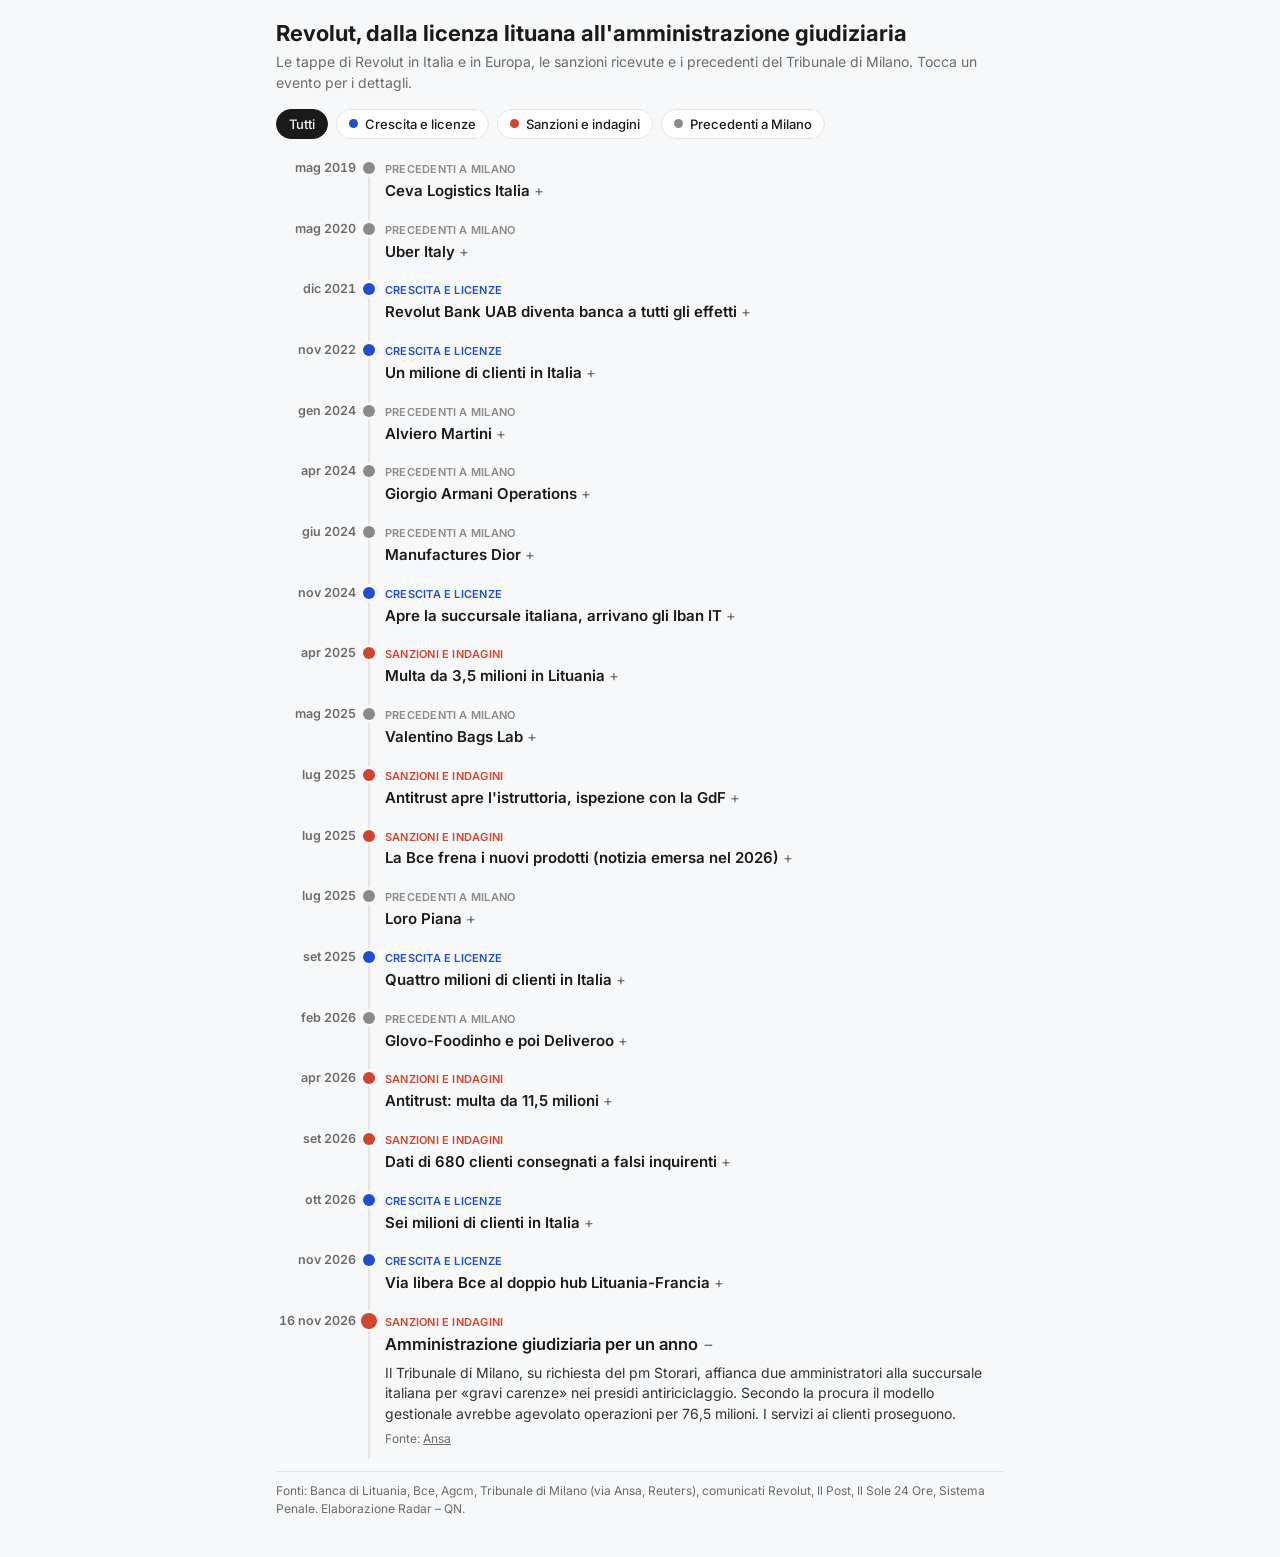
<file: timeline/index.html>
<!DOCTYPE html>
<html lang="it">
<head>
<meta charset="utf-8">
<meta name="viewport" content="width=device-width, initial-scale=1">
<script>/* tema prima del primo disegno, per evitare lampi di colore */(function(){var q=new URLSearchParams(location.search).get('theme');document.documentElement.setAttribute('data-theme',(q==='light'||q==='dark')?q:(matchMedia('(prefers-color-scheme: dark)').matches?'dark':'light'))})();</script>
<title>Revolut, dalla licenza lituana all'amministrazione giudiziaria</title>
<link rel="preconnect" href="https://fonts.googleapis.com">
<link href="https://fonts.googleapis.com/css2?family=Inter:wght@400;500;600;700&display=swap" rel="stylesheet">
<style>
  :root{
    --ink:#1a1a1a; --muted:#6b6b6b; --line:#e3e3e3; --bg:#f7f8f9;
    --rev:#1f4fd1;       /* Revolut: crescita e licenze */
    --sanz:#d1452f;      /* sanzioni e indagini */
    --mil:#8a8a8a;       /* precedenti tribunale di Milano */
    --chip-bg:#ffffff; --body:#333333;
    color-scheme:light;
  }
  :root[data-theme="dark"]{
    --ink:#f2f2f2; --muted:#a8abae; --line:#2c2e30; --bg:#121212;
    --rev:#4a82f2; --sanz:#f04850; --mil:#7c8084;
    --chip-bg:#1e1f21; --body:#d6d8da;
    color-scheme:dark;
  }
  *{box-sizing:border-box}
  body{margin:0;background:var(--bg);color:var(--ink);font-family:Inter,system-ui,-apple-system,"Segoe UI",sans-serif;font-size:15px;line-height:1.45}
  .wrap{max-width:760px;margin:0 auto;padding:20px 16px 28px}
  h1{font-size:22px;line-height:1.2;margin:0 0 6px;font-weight:700}
  .sub{color:var(--muted);margin:0 0 16px;font-size:14px}
  .filters{display:flex;flex-wrap:wrap;gap:8px;margin-bottom:18px}
  .chip{border:1px solid var(--line);background:var(--chip-bg);border-radius:999px;padding:6px 12px;font:500 13px Inter,sans-serif;cursor:pointer;display:flex;align-items:center;gap:7px;color:var(--ink)}
  .chip .dot{width:9px;height:9px;border-radius:50%}
  .chip[aria-pressed="true"]{background:var(--ink);color:var(--bg);border-color:var(--ink)}
  .tl{position:relative;margin:0;padding:0;list-style:none}
  .tl:before{content:"";position:absolute;left:92px;top:4px;bottom:4px;width:2px;background:var(--line)}
  .ev{position:relative;display:grid;grid-template-columns:80px 1fr;gap:26px;padding:0 0 16px}
  .ev[hidden]{display:none}
  .date{text-align:right;font-size:12.5px;color:var(--muted);font-weight:600;padding-top:2px;font-variant-numeric:tabular-nums}
  .ev:before{content:"";position:absolute;left:87px;top:5px;width:12px;height:12px;border-radius:50%;background:var(--c);box-shadow:0 0 0 3px var(--bg)}
  .ev.key:before{width:16px;height:16px;left:85px;top:3px}
  .card{border-left:3px solid transparent}
  .card button{all:unset;cursor:pointer;display:block;width:100%}
  .card .t{font-weight:600;font-size:15px}
  .card .tag{display:inline-block;font-size:11px;font-weight:600;letter-spacing:.02em;text-transform:uppercase;color:var(--c);margin-bottom:2px}
  .card .t:after{content:" +";color:var(--muted);font-weight:400}
  .card.open .t:after{content:" −"}
  .card .body{display:none;font-size:14px;color:var(--body);margin-top:6px}
  .card.open .body{display:block}
  .card .src{font-size:12px;color:var(--muted);margin-top:6px}
  .card .src a{color:var(--muted)}
  .ev.key .t{font-size:16.5px}
  .foot{border-top:1px solid var(--line);margin-top:8px;padding-top:10px;font-size:12px;color:var(--muted)}
  @media (max-width:520px){
    .tl:before{left:70px}
    .ev{grid-template-columns:58px 1fr;gap:24px}
    .ev:before{left:65px}.ev.key:before{left:63px}
    .date{font-size:11.5px}
  }
</style>
</head>
<body>
<div class="wrap">
  <h1>Revolut, dalla licenza lituana all'amministrazione giudiziaria</h1>
  <p class="sub">Le tappe di Revolut in Italia e in Europa, le sanzioni ricevute e i precedenti del Tribunale di Milano. Tocca un evento per i dettagli.</p>

  <div class="filters" role="group" aria-label="Filtra gli eventi">
    <button class="chip" data-f="all" aria-pressed="true">Tutti</button>
    <button class="chip" data-f="rev" aria-pressed="false"><span class="dot" style="background:var(--rev)"></span>Crescita e licenze</button>
    <button class="chip" data-f="sanz" aria-pressed="false"><span class="dot" style="background:var(--sanz)"></span>Sanzioni e indagini</button>
    <button class="chip" data-f="mil" aria-pressed="false"><span class="dot" style="background:var(--mil)"></span>Precedenti a Milano</button>
  </div>

  <ol class="tl" id="tl"></ol>

  <p class="foot">Fonti: Banca di Lituania, Bce, Agcm, Tribunale di Milano (via Ansa, Reuters), comunicati Revolut, Il Post, Il Sole 24 Ore, Sistema Penale. Elaborazione Radar – QN.</p>
</div>

<script>
const EVENTS = [
  {d:"2019-05-06", l:"mag 2019", c:"mil", t:"Ceva Logistics Italia",
   b:"Prima amministrazione giudiziaria del Tribunale di Milano (sezione misure di prevenzione) per caporalato nella filiera della logistica. Revocata a febbraio 2020, con tre mesi di anticipo.",
   s:"Ceva Logistics, comunicato del 3 marzo 2020", u:"https://www.cevalogistics.com/en/news-and-media/newsroom/press-release/ceva-logistics-italia-esce-dalla-procedura-di-amministrazione-giudiziaria-con-tre-mesi-di-anticipo"},
  {d:"2020-05-28", l:"mag 2020", c:"mil", t:"Uber Italy",
   b:"Il tribunale applica l'articolo 34 del Codice antimafia al «caporalato digitale» dei rider di Uber Eats.",
   s:"Sistema Penale", u:"https://www.sistemapenale.it/it/scheda/uber-sfruttamento-rider-amministrazione-giudiziaria-caporalato-digitale"},
  {d:"2021-12-16", l:"dic 2021", c:"rev", t:"Revolut Bank UAB diventa banca a tutti gli effetti",
   b:"Su proposta della Banca di Lituania, la Bce trasforma la licenza bancaria specializzata in licenza bancaria piena. Vilnius diventa l'hub europeo del gruppo dopo la Brexit.",
   s:"Banca di Lituania", u:"https://www.lb.lt/en/news/banking-licence-granted-to-revolut-bank-uab"},
  {d:"2022-11-23", l:"nov 2022", c:"rev", t:"Un milione di clienti in Italia",
   b:"Cinque anni dopo il lancio dell'app nel mercato italiano, avvenuto a settembre 2017.",
   s:"Money.it", u:"https://www.money.it/revolut-supera-1-milione-di-clienti-in-italia-grazie-alla-super-app-finanziaria"},
  {d:"2024-01-15", l:"gen 2024", c:"mil", t:"Alviero Martini",
   b:"Si apre la stagione dei provvedimenti sulla moda: omesso controllo sullo sfruttamento del lavoro nei laboratori dei fornitori. Misura revocata in anticipo a ottobre 2024.",
   s:"Il Fatto Quotidiano", u:"https://www.ilfattoquotidiano.it/2024/10/24/revocata-in-anticipo-lamministrazione-giudiziaria-per-la-alviero-martini-ha-saputo-reagire-nel-modo-corretto-ora-fatturato-in-crescita/7742579/"},
  {d:"2024-04-03", l:"apr 2024", c:"mil", t:"Giorgio Armani Operations",
   b:"Borse e accessori appaltati a ditte che subappaltavano a opifici cinesi nell'hinterland milanese. Misura poi revocata.",
   s:"La Conceria", u:"https://www.laconceria.it/en/news/illegal-recruitment-armanis-judicial-administration-revoked-gao/"},
  {d:"2024-06-10", l:"giu 2024", c:"mil", t:"Manufactures Dior",
   b:"Stesso schema della filiera di Armani. Revoca a febbraio 2025, dopo l'assunzione di 17 controllori di filiera.",
   s:"LaPresse", u:"https://www.lapresse.it/cronaca/2025/05/15/valentino-bags-commissariata-caporalato/"},
  {d:"2024-11-18", l:"nov 2024", c:"rev", t:"Apre la succursale italiana, arrivano gli Iban IT",
   b:"Revolut Bank UAB opera in Italia tramite una succursale vigilata da Banca d'Italia e Bce. I depositi restano garantiti fino a 100mila euro dal fondo lituano.",
   s:"Quotidiano Nazionale", u:"https://www.quotidiano.net/economia/revolut-ff2bb8ca"},
  {d:"2025-04-08", l:"apr 2025", c:"sanz", t:"Multa da 3,5 milioni in Lituania",
   b:"La Banca di Lituania sanziona Revolut Bank per carenze nel monitoraggio di rapporti e transazioni: la banca «non sempre» identificava le operazioni sospette. Nessun caso di riciclaggio accertato.",
   s:"Finextra", u:"https://www.finextra.com/newsarticle/45802/revolut-fined-35-million-by-lithuanian-central-bank-for-aml-failings"},
  {d:"2025-05-15", l:"mag 2025", c:"mil", t:"Valentino Bags Lab",
   b:"Quarta azienda della moda finita sotto il controllo del tribunale per omesso controllo della filiera.",
   s:"L'Espresso", u:"https://lespresso.it/c/attualita/2025/5/15/valentino-bags-amministrazione-giudiziaria-caporalato-lavoratori-cinesi-sfruttati-sorvegliati/54338"},
  {d:"2025-07-01", l:"lug 2025", c:"sanz", t:"Antitrust apre l'istruttoria, ispezione con la GdF",
   b:"L'Agcm avvia il procedimento PS12974 su investimenti «a zero commissioni», blocchi dei conti e migrazione all'Iban italiano. L'8 luglio ispezione nella sede milanese.",
   s:"Agcm", u:"https://en.agcm.it/en/media/press-releases/2025/7/PS12974"},
  {d:"2025-07-10", l:"lug 2025", c:"sanz", t:"La Bce frena i nuovi prodotti (notizia emersa nel 2026)",
   b:"La Bce limita la possibilità di lanciare nuovi prodotti nello Spazio economico europeo finché non saranno corrette carenze nel processo di approvazione. Il Financial Times lo rivela il 10 giugno 2026.",
   s:"Opus Datum / Financial Times", u:"https://www.opusdatum.com/post/self-guided-missiles-what-the-ecb-saw-in-revolut-s-growth"},
  {d:"2025-07-14", l:"lug 2025", c:"mil", t:"Loro Piana",
   b:"Un anno di amministrazione giudiziaria per il marchio del gruppo Lvmh, chiesto dal pm Paolo Storari.",
   s:"Reuters via Yahoo Finance", u:"https://it.finance.yahoo.com/notizie/loro-piana-amministrazione-giudiziaria-per-100255796.html"},
  {d:"2025-09-11", l:"set 2025", c:"rev", t:"Quattro milioni di clienti in Italia",
   b:"Revolut diventa la banca estera con più clienti nel Paese.",
   s:"Finanza Digitale", u:"https://www.finanzadigitale.com/news/revolut-italia-quattro-milioni-clienti/"},
  {d:"2026-02-09", l:"feb 2026", c:"mil", t:"Glovo-Foodinho e poi Deliveroo",
   b:"Controllo giudiziario d'urgenza per le società del food delivery, accusate di «caporalato algoritmico» sui rider. Stesso pm, Paolo Storari.",
   s:"PMI.it", u:"https://www.pmi.it/economia/lavoro/488835/riders-diritti-glovo-deliveroo-2026.html"},
  {d:"2026-04-02", l:"apr 2026", c:"sanz", t:"Antitrust: multa da 11,5 milioni",
   b:"Tre sanzioni: 5 milioni per le informazioni sui costi degli investimenti, 5 milioni per i blocchi «aggressivi» dei conti, 1,5 milioni per la migrazione all'Iban italiano. Revolut ha presentato ricorso.",
   s:"Il Fatto Quotidiano", u:"https://www.ilfattoquotidiano.it/2026/04/02/revolut-sanzione-antitrust-milioni-notizie/8343499/"},
  {d:"2026-09-12", l:"set 2026", c:"sanz", t:"Dati di 680 clienti consegnati a falsi inquirenti",
   b:"Da una casella Pec della pubblica amministrazione compromessa partono finte richieste dell'autorità giudiziaria: Revolut consegna i dati di circa 680 clienti, 8 dei quali italiani. Banca d'Italia apre un fascicolo.",
   s:"Bluerating", u:"https://www.bluerating.com/banche-e-reti/876998/faro-bankitalia-su-revolut"},
  {d:"2026-10-09", l:"ott 2026", c:"rev", t:"Sei milioni di clienti in Italia",
   b:"L'Italia è il quarto mercato del gruppo, con una penetrazione dichiarata superiore al 10%.",
   s:"Teleborsa", u:"https://www.teleborsa.it/DettaglioNews/27_2026-10-09_TLB/Revolut-raggiunge-6-milioni-di-clienti-in-Italia-si-conferma-quarto-mercato-pi-grande.html"},
  {d:"2026-11-06", l:"nov 2026", c:"rev", t:"Via libera Bce al doppio hub Lituania-Francia",
   b:"Parte delle attività di Revolut Bank UAB passerà alla nuova banca francese da dicembre 2026, a partire dai clienti francesi.",
   s:"The Paypers", u:"https://thepaypers.com/fintech/news/ecb-clears-partial-move-of-revoluts-lithuanian-operations-to-france"},
  {d:"2026-11-16", l:"16 nov 2026", c:"sanz", k:true, t:"Amministrazione giudiziaria per un anno",
   b:"Il Tribunale di Milano, su richiesta del pm Storari, affianca due amministratori alla succursale italiana per «gravi carenze» nei presidi antiriciclaggio. Secondo la procura il modello gestionale avrebbe agevolato operazioni per 76,5 milioni. I servizi ai clienti proseguono.",
   s:"Ansa", u:"https://www.ansa.it/sito/notizie/cronaca/2026/11/16/riciclaggio-con-aggravante-mafiosa-amministrazione-giudiziaria-per-revolut_826ace80-1187-47af-9cab-866fe3539d56.html"}
];
const LABEL={rev:"Crescita e licenze",sanz:"Sanzioni e indagini",mil:"Precedenti a Milano"};
const COLOR={rev:"var(--rev)",sanz:"var(--sanz)",mil:"var(--mil)"};
const tl=document.getElementById('tl');
EVENTS.sort((a,b)=>a.d.localeCompare(b.d)).forEach((e,i)=>{
  const li=document.createElement('li');
  li.className='ev'+(e.k?' key':''); li.dataset.c=e.c; li.style.setProperty('--c',COLOR[e.c]);
  li.innerHTML=`<div class="date">${e.l}</div>
   <div class="card${e.k?' open':''}"><button aria-expanded="${!!e.k}" aria-controls="b${i}">
   <span class="tag">${LABEL[e.c]}</span><div class="t">${e.t}</div></button>
   <div class="body" id="b${i}">${e.b}<div class="src">Fonte: <a href="${e.u}" target="_blank" rel="noopener">${e.s}</a></div></div></div>`;
  tl.appendChild(li);
});
tl.addEventListener('click',ev=>{
  const btn=ev.target.closest('button'); if(!btn) return;
  const card=btn.parentElement; const open=card.classList.toggle('open');
  btn.setAttribute('aria-expanded',open); postHeight();
});
document.querySelectorAll('.chip').forEach(ch=>ch.addEventListener('click',()=>{
  document.querySelectorAll('.chip').forEach(x=>x.setAttribute('aria-pressed','false'));
  ch.setAttribute('aria-pressed','true');
  const f=ch.dataset.f;
  document.querySelectorAll('.ev').forEach(li=>li.hidden=!(f==='all'||li.dataset.c===f));
  postHeight();
}));
// altezza per l'iframe responsive nel CMS: si misura il contenuto (.wrap), non la finestra,
// altrimenti l'altezza non può mai scendere e iframe e pagina si rincorrono all'infinito
var lastH=0;
function postHeight(){try{var h=Math.ceil(document.querySelector('.wrap').getBoundingClientRect().height);if(h!==lastH){lastH=h;parent.postMessage({sentinel:'radar-qn',type:'height',height:h},'*')}}catch(e){}}
window.addEventListener('load',postHeight); window.addEventListener('resize',postHeight);
if(window.ResizeObserver) new ResizeObserver(postHeight).observe(document.querySelector('.wrap'));
// tema: ?theme= nell'URL > messaggio della pagina ospite > prefers-color-scheme
(function(){
  var root=document.documentElement, q=new URLSearchParams(location.search).get('theme');
  var urlT=(q==='light'||q==='dark')?q:null, msgT=null, mq=matchMedia('(prefers-color-scheme: dark)');
  var SAFE=/^(#[0-9a-f]{3,8}|rgba?\(\s*[\d.]+%?\s*,\s*[\d.]+%?\s*,\s*[\d.]+%?\s*(,\s*[\d.]+\s*)?\))$/i;
  function apply(){root.setAttribute('data-theme',urlT||msgT||(mq.matches?'dark':'light'))}
  apply(); mq.addEventListener('change',apply);
  addEventListener('message',function(e){var d=e.data;if(!d||typeof d!=='object'||d.sentinel!=='radar-qn'||d.type!=='theme')return;
    msgT=(d.theme==='dark'||d.theme==='light')?d.theme:null; apply();
    if(d.bg&&SAFE.test(String(d.bg).trim()))root.style.setProperty('--bg',String(d.bg).trim()); else root.style.removeProperty('--bg');});
})();
</script>
</body>
</html>
</file>
